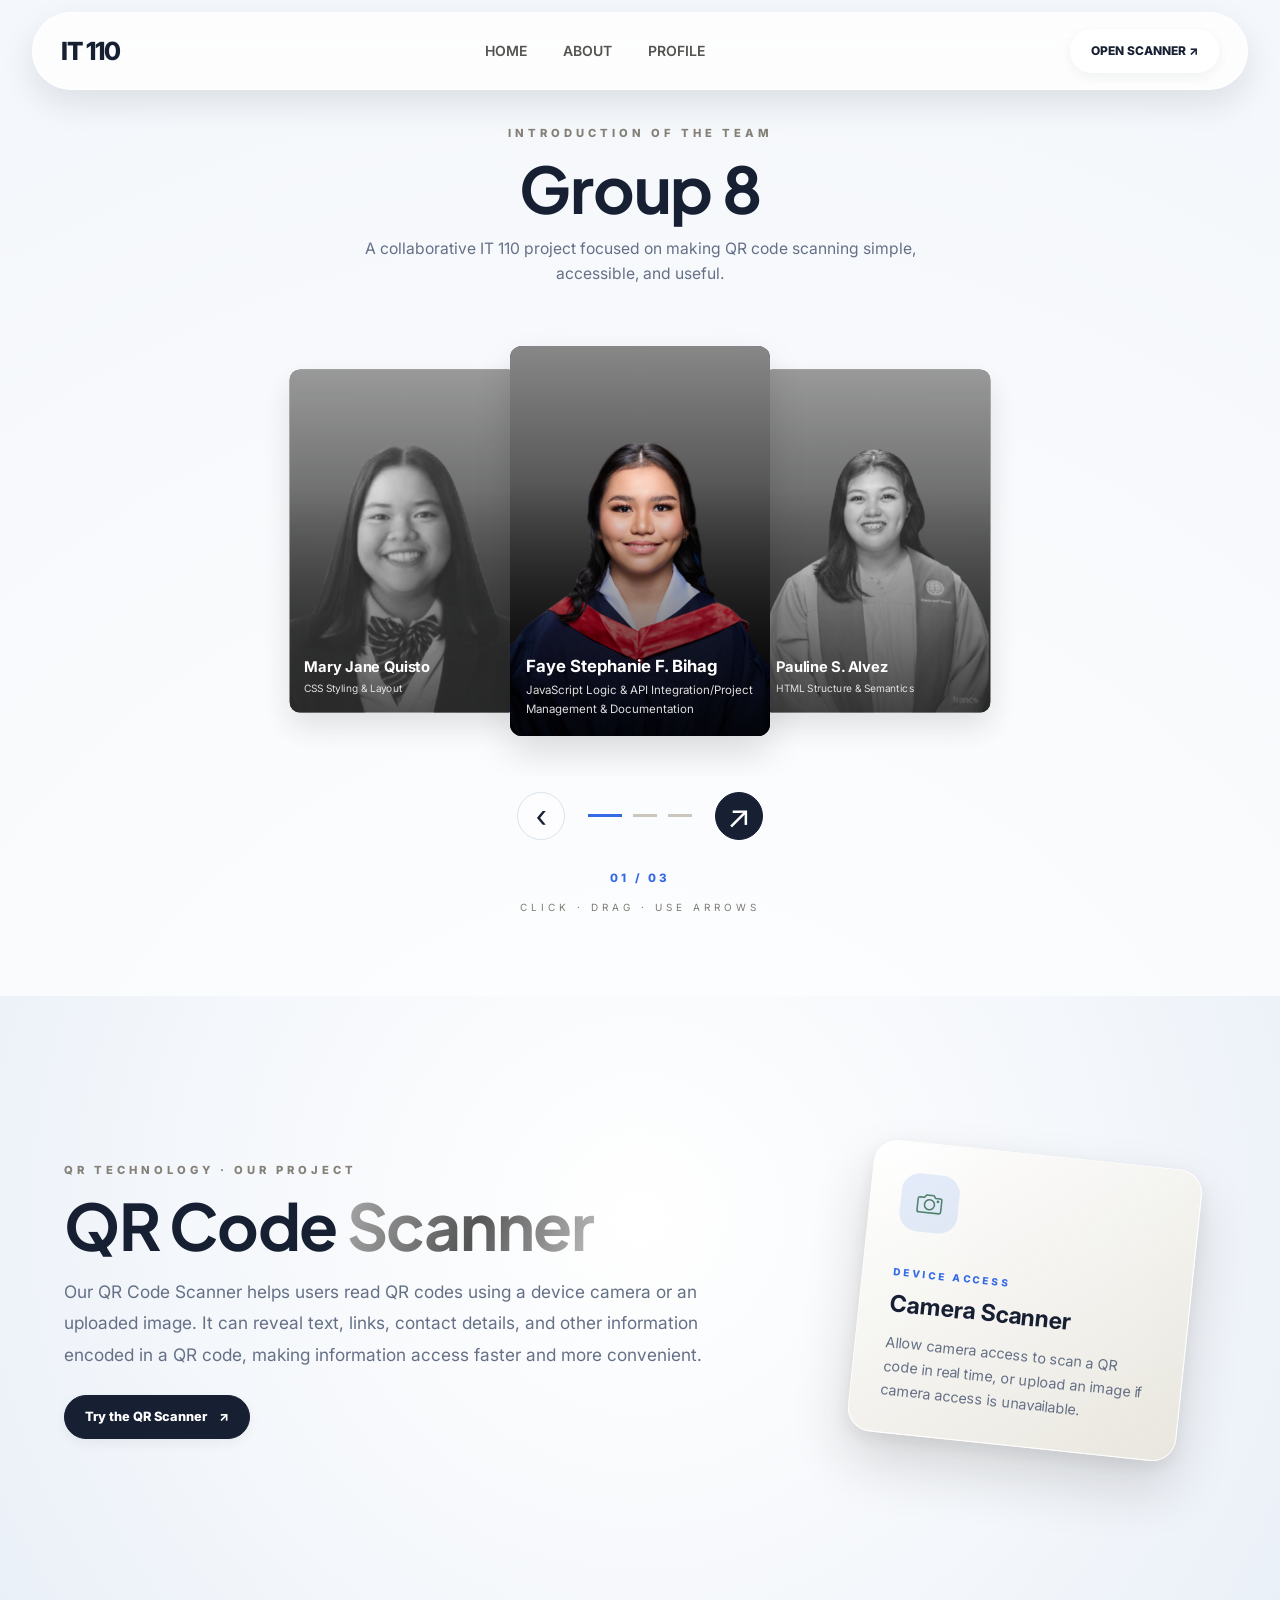
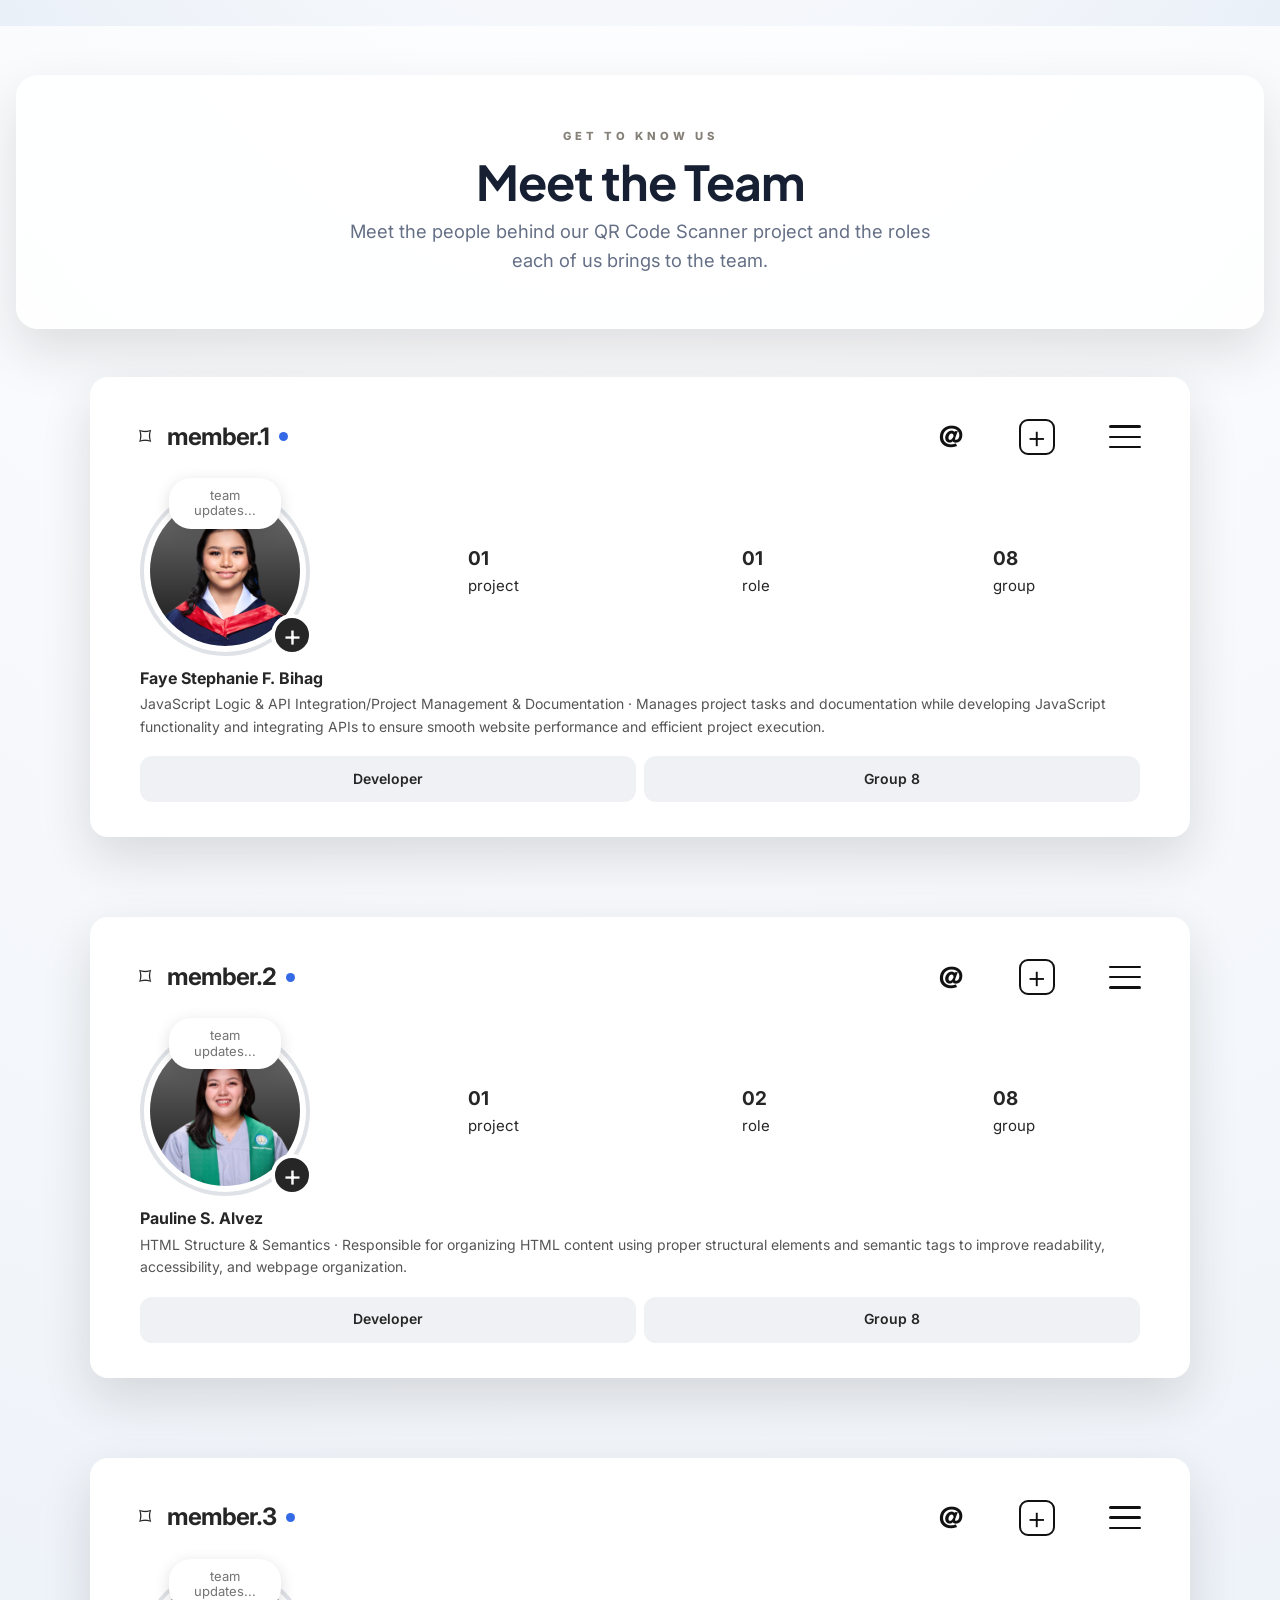
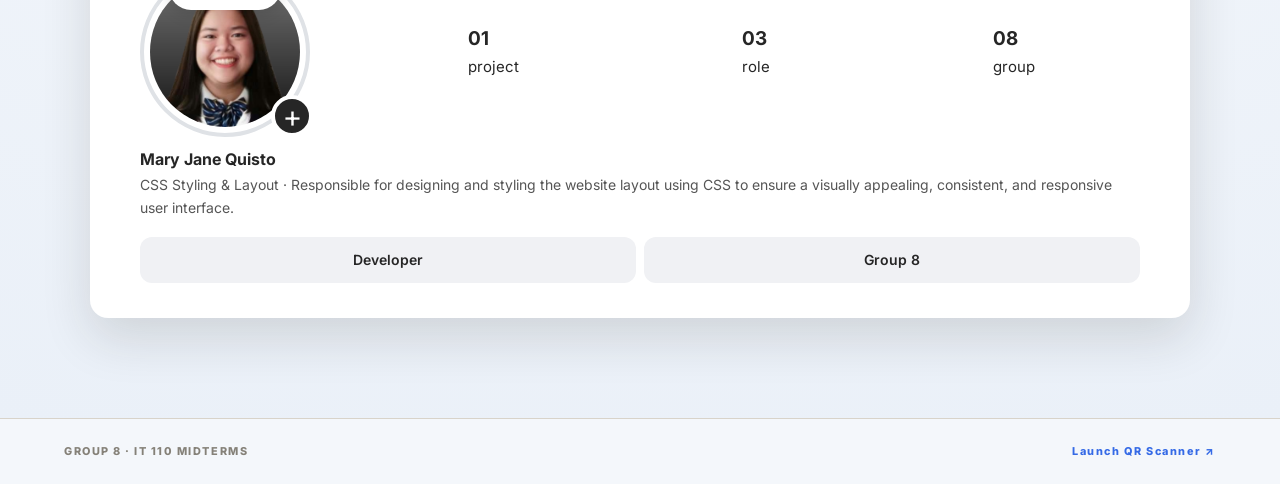
<file: index.html>
<!DOCTYPE html>
<html lang="en">
 <head>
  <meta charset="utf-8"/>
  <meta content="width=device-width, initial-scale=1.0" name="viewport"/>
  <meta content="#f2efe8" name="theme-color"/>
  <title>
   Group 8 | IT 110 Portfolio
  </title>
  <link href="style.css" rel="stylesheet"/>
 </head>
 <body>
  <header class="site-header">
   <nav aria-label="Main navigation" class="main-nav">
    <div class="nav-content">
     <a class="logo" href="#home">
      IT 110
     </a>
     <ul class="nav-links">
      <li>
       <a href="#home">
        HOME
       </a>
      </li>
      <li>
       <a href="#about">
        ABOUT
       </a>
      </li>
      <li>
       <a href="#profiles">
        PROFILE
       </a>
      </li>
     </ul>
     <a class="nav-btn" href="app.html">
      OPEN SCANNER &nearrow;
     </a>
    </div>
   </nav>
  </header>
  <main class="pictures">
   <section aria-labelledby="team-title" class="team-section" id="home">
    <p class="eyebrow">
     INTRODUCTION OF THE TEAM
    </p>
    <h1 id="team-title">
     Group 8
    </h1>
    <p class="team-intro">
     A collaborative IT 110 project focused on making QR code scanning simple, accessible, and useful.
    </p>
    <div aria-label="Team member carousel" class="carousel" id="carousel">
     <div class="card-track" id="cardTrack">
      <article class="member-card" data-index="0" tabindex="0">
       <img alt="Portrait for Faye Stephanie F. Bihag" src="assets/faye.png"/>
       <div class="card-caption">
        <h2>
         Faye Stephanie F. Bihag
        </h2>
        <p>
         JavaScript Logic &amp; API Integration/Project Management &amp; Documentation
        </p>
       </div>
      </article>
      <article class="member-card" data-index="1" tabindex="0">
       <img alt="Portrait for Pauline S. Alvez" src="assets/alvez.png"/>
       <div class="card-caption">
        <h2>
         Pauline S. Alvez
        </h2>
        <p>
         HTML Structure &amp; Semantics
        </p>
       </div>
      </article>
      <article class="member-card" data-index="2" tabindex="0">
       <img alt="Portrait for Mary Jane Quisto" src="assets/quisto.png"/>
       <div class="card-caption">
        <h2>
         Mary Jane Quisto
        </h2>
        <p>
         CSS Styling &amp; Layout
        </p>
       </div>
      </article>
     </div>
    </div>
    <div aria-label="Carousel controls" class="carousel-controls">
     <button aria-label="Previous member" id="previous" type="button">
      &lsaquo;
     </button>
     <div aria-label="Choose a team member" class="indicators" id="indicators">
      <button aria-label="Show Faye Stephanie F. Bihag" type="button">
      </button>
      <button aria-label="Show Pauline S. Alvez" type="button">
      </button>
      <button aria-label="Show Mary Jane Quisto" type="button">
      </button>
     </div>
     <button aria-label="Next member" id="next" type="button">
      &nearrow;
     </button>
    </div>
    <p aria-live="polite" class="counter" id="counter">
     01 / 03
    </p>
    <p class="instruction">
     CLICK &middot; DRAG &middot; USE ARROWS
    </p>
   </section>
   <section aria-labelledby="about-title" class="about-section" id="about">
    <div class="about-layout">
     <div class="about-content">
      <p class="eyebrow">
       QR TECHNOLOGY &middot; OUR PROJECT
      </p>
      <h2 id="about-title">
       QR Code
       <span>
        Scanner
       </span>
      </h2>
      <p class="about-description">
       Our QR Code Scanner helps users read QR codes using a device camera or an uploaded image. It can reveal text, links, contact details, and other information encoded in a QR code, making information access faster and more convenient.
      </p>
      <a class="primary-link" href="app.html">
       Try the QR Scanner
       <span>
        &nearrow;
       </span>
      </a>
     </div>
     <div class="qr-card-area">
      <div class="qr-floating-card" id="qrFloatingCard">
       <div class="qr-card-icon">
        <img alt="" aria-hidden="true" src="assets/camera.svg"/>
       </div>
       <div class="qr-card-content">
        <p class="qr-card-label">
         DEVICE ACCESS
        </p>
        <h3>
         Camera Scanner
        </h3>
        <p>
         Allow camera access to scan a QR code in real time, or upload an image if camera access is unavailable.
        </p>
       </div>
      </div>
     </div>
    </div>
   </section>
   <div class="profiles-wrap" id="profiles">
    <header class="profiles-intro">
     <p class="eyebrow">
      GET TO KNOW US
     </p>
     <h2>
      Meet the Team
     </h2>
     <p>
      Meet the people behind our QR Code Scanner project and the roles each of us brings to the team.
     </p>
    </header>
    <section aria-label="Faye Stephanie F. Bihag profile" class="profile-section" id="bihag">
     <header class="profile-topbar">
      <span aria-hidden="true" class="profile-lock">
       ⌑
      </span>
      <h2 class="profile-username">
       member.1
      </h2>
      <span aria-label="Team member" class="profile-status-dot">
      </span>
      <div aria-hidden="true" class="profile-topbar-actions">
       <span class="profile-threads">
        ＠
       </span>
       <span class="profile-create">
        +
       </span>
       <span class="profile-menu">
        <i>
        </i>
        <i>
        </i>
        <i>
        </i>
       </span>
      </div>
     </header>
     <div class="profile-header">
      <div class="profile-picture-wrapper">
       <div class="profile-picture-ring">
        <img alt="Faye Stephanie F. Bihag's photo" class="profile-picture" src="assets/faye.png"/>
       </div>
       <span class="profile-note">
        team
        <br/>
        updates...
       </span>
       <span aria-hidden="true" class="profile-add-badge">
        +
       </span>
      </div>
      <div class="profile-stats">
       <div class="profile-stat">
        <strong>
         01
        </strong>
        <span>
         project
        </span>
       </div>
       <div class="profile-stat">
        <strong>
         01
        </strong>
        <span>
         role
        </span>
       </div>
       <div class="profile-stat">
        <strong>
         08
        </strong>
        <span>
         group
        </span>
       </div>
      </div>
     </div>
     <div class="profile-bio">
      <p class="profile-display-name">
       Faye Stephanie F. Bihag
      </p>
      <p class="profile-bio-text">
       JavaScript Logic &amp; API Integration/Project Management &amp; Documentation &middot; Manages project tasks and documentation while developing JavaScript functionality and integrating APIs to ensure smooth website performance and efficient project execution.
      </p>
     </div>
     <div class="profile-actions">
      <span class="profile-action-button">
       Developer
      </span>
      <span class="profile-action-button">
       Group 8
      </span>
     </div>
    </section>
    <section aria-label="Pauline S. Alvez profile" class="profile-section" id="alvez">
     <header class="profile-topbar">
      <span aria-hidden="true" class="profile-lock">
       ⌑
      </span>
      <h2 class="profile-username">
       member.2
      </h2>
      <span aria-label="Team member" class="profile-status-dot">
      </span>
      <div aria-hidden="true" class="profile-topbar-actions">
       <span class="profile-threads">
        ＠
       </span>
       <span class="profile-create">
        +
       </span>
       <span class="profile-menu">
        <i>
        </i>
        <i>
        </i>
        <i>
        </i>
       </span>
      </div>
     </header>
     <div class="profile-header">
      <div class="profile-picture-wrapper">
       <div class="profile-picture-ring">
        <img alt="Pauline S. Alvez's photo" class="profile-picture" src="assets/alvez.png"/>
       </div>
       <span class="profile-note">
        team
        <br/>
        updates...
       </span>
       <span aria-hidden="true" class="profile-add-badge">
        +
       </span>
      </div>
      <div class="profile-stats">
       <div class="profile-stat">
        <strong>
         01
        </strong>
        <span>
         project
        </span>
       </div>
       <div class="profile-stat">
        <strong>
         02
        </strong>
        <span>
         role
        </span>
       </div>
       <div class="profile-stat">
        <strong>
         08
        </strong>
        <span>
         group
        </span>
       </div>
      </div>
     </div>
     <div class="profile-bio">
      <p class="profile-display-name">
       Pauline S. Alvez
      </p>
      <p class="profile-bio-text">
       HTML Structure &amp; Semantics &middot; Responsible for organizing HTML content using proper structural elements and semantic tags to improve readability, accessibility, and webpage organization.
      </p>
     </div>
     <div class="profile-actions">
      <span class="profile-action-button">
       Developer
      </span>
      <span class="profile-action-button">
       Group 8
      </span>
     </div>
    </section>
    <section aria-label="Mary Jane Quisto profile" class="profile-section" id="quisto">
     <header class="profile-topbar">
      <span aria-hidden="true" class="profile-lock">
       ⌑
      </span>
      <h2 class="profile-username">
       member.3
      </h2>
      <span aria-label="Team member" class="profile-status-dot">
      </span>
      <div aria-hidden="true" class="profile-topbar-actions">
       <span class="profile-threads">
        ＠
       </span>
       <span class="profile-create">
        +
       </span>
       <span class="profile-menu">
        <i>
        </i>
        <i>
        </i>
        <i>
        </i>
       </span>
      </div>
     </header>
     <div class="profile-header">
      <div class="profile-picture-wrapper">
       <div class="profile-picture-ring">
        <img alt="Mary Jane Quisto's photo" class="profile-picture" src="assets/quisto.png"/>
       </div>
       <span class="profile-note">
        team
        <br/>
        updates...
       </span>
       <span aria-hidden="true" class="profile-add-badge">
        +
       </span>
      </div>
      <div class="profile-stats">
       <div class="profile-stat">
        <strong>
         01
        </strong>
        <span>
         project
        </span>
       </div>
       <div class="profile-stat">
        <strong>
         03
        </strong>
        <span>
         role
        </span>
       </div>
       <div class="profile-stat">
        <strong>
         08
        </strong>
        <span>
         group
        </span>
       </div>
      </div>
     </div>
     <div class="profile-bio">
      <p class="profile-display-name">
       Mary Jane Quisto
      </p>
      <p class="profile-bio-text">
       CSS Styling &amp; Layout &middot; Responsible for designing and styling the website layout using CSS to ensure a visually appealing, consistent, and responsive user interface.
      </p>
     </div>
     <div class="profile-actions">
      <span class="profile-action-button">
       Developer
      </span>
      <span class="profile-action-button">
       Group 8
      </span>
     </div>
    </section>
   </div>
  </main>
  <footer class="site-footer">
   <span>
    GROUP 8 &middot; IT 110 MIDTERMS
   </span>
   <a href="app.html">
    Launch QR Scanner &nearrow;
   </a>
  </footer>
  <script defer="" src="script.js">
  </script>
 </body>
</html>
</file>
<file: style.css>
@import url('https://fonts.googleapis.com/css2?family=Inter:wght@400;500;600;700;800&family=Plus+Jakarta+Sans:wght@400;500;600;700;800&display=swap');

:root {
  --paper:#f4f7fb;
  --ink:#172033;
  --muted:#657086;
  --blue:#356ae6;
  --line:#dce3ed;
  --glass:rgba(255,255,255,.78);
  --glass-scrolled:rgba(255,255,255,.94);
}

* {
  box-sizing:border-box;
  margin:0;
  padding:0;
}
html {
  scroll-behavior:smooth;
  scroll-padding-top:110px;
}
body {
  padding-top:105px;
  background:var(--paper);
  color:var(--ink);
  font-family:"Inter", "Segoe UI", Arial, sans-serif;
  line-height:1.6;
}
a {
  color:inherit;
  text-decoration:none;
}
button {
  font:inherit;
}
img {
  display:block;
  max-width:100%;
}
.site-header {
  position:relative;
  z-index:1000;
}
.main-nav {
  position:fixed;
  z-index:1000;
  top:12px;
  left:2.5%;
  width:95%;
  border:1px solid rgba(255,255,255,.78);
  border-radius:50px;
  background:var(--glass);
  box-shadow:0 14px 34px rgba(23,32,51,.10);
  backdrop-filter:blur(18px);
  -webkit-backdrop-filter:blur(18px);
  transition:background .3s,box-shadow .3s,top .3s;
}
.main-nav.scrolled {
  top:8px;
  background:var(--glass-scrolled);
  box-shadow:0 10px 28px rgba(38,34,26,.1);
}
.nav-content {
  display:flex;
  align-items:center;
  justify-content:space-between;
  gap:24px;
  width:100%;
  min-height:76px;
  padding:12px 28px;
}
.logo {
  font-size:25px;
  font-weight:800;
  letter-spacing:-1px;
  white-space:nowrap;
}
.nav-links {
  display:flex;
  align-items:center;
  justify-content:center;
  gap:clamp(14px,2.5vw,35px);
  list-style:none;
}
.nav-links a {
  display:inline-block;
  padding:8px 2px;
  color:#55534f;
  font-size:14px;
  font-weight:600;
}
.nav-links a:hover,.nav-links a:focus-visible {
  color:#000;
}
.nav-btn,.primary-link {
  display:inline-flex;
  align-items:center;
  justify-content:center;
  gap:12px;
  min-height:42px;
  padding:11px 20px;
  border:1px solid rgba(255,255,255,.8);
  border-radius:30px;
  background:rgba(255,255,255,.7);
  box-shadow:0 4px 12px rgba(38,34,26,.06);
  font-size:12px;
  font-weight:800;
  white-space:nowrap;
  transition:transform .25s,background .25s;
}
.nav-btn:hover,.primary-link:hover {
  background:white;
  transform:translateY(-2px);
}
.pictures {
  min-height:100vh;
  overflow:hidden;
  background:radial-gradient(circle at 50% 35%,#ffffff 0%,var(--paper) 60%,#eaf0f8 100%);
}
.team-section {
  max-width:1200px;
  margin:0 auto;
  padding:20px 5% 80px;
  text-align:center;
}
.eyebrow {
  color:#858178;
  font-size:.7rem;
  font-weight:800;
  letter-spacing:.25rem;
}
.team-section h1 {
  font-family:"Plus Jakarta Sans","Inter",sans-serif;
  margin:.6rem 0 .8rem;
  font-size:clamp(2.2rem,5vw,4rem);
  letter-spacing:-.08rem;
  line-height:1.1;
}
.team-intro {
  max-width:600px;
  margin:0 auto;
  color:var(--muted);
  font-size:.98rem;
}
.carousel {
  position:relative;
  width:100%;
  max-width:1100px;
  height:470px;
  margin:20px auto 0;
  overflow:hidden;
  touch-action:pan-y;
  user-select:none;
}
.card-track {
  position:absolute;
  inset:0;
}
.member-card {
  position:absolute;
  top:50%;
  left:50%;
  width:260px;
  height:390px;
  overflow:hidden;
  border-radius:12px;
  background:#343434;
  box-shadow:0 16px 35px #0002;
  cursor:pointer;
  transform:translate(-50%,-50%);
  transition:left .45s,transform .45s,opacity .45s,filter .45s;
}
.member-card img {
  width:100%;
  height:100%;
  object-fit:cover;
  pointer-events:none;
  -webkit-user-drag:none;
}
.member-card:after {
  position:absolute;
  inset:35% 0 0;
  background:linear-gradient(transparent,#000c);
  content:"";
  pointer-events:none;
}
.card-caption {
  position:absolute;
  z-index:2;
  bottom:0;
  left:0;
  width:100%;
  padding:1rem 1rem 1.1rem;
  color:#fff;
  text-align:left;
}
.card-caption h2 {
  margin-bottom:.2rem;
  font-size:1.05rem;
  line-height:1.4;
}
.card-caption p {
  color:#dedede;
  font-size:.72rem;
}
.member-card.active {
  z-index:5;
  opacity:1;
  filter:none;
  transform:translate(-50%,-50%) scale(1);
}
.member-card.side-left,.member-card.side-right {
  z-index:3;
  opacity:.84;
  filter:grayscale(1);
  transform:translate(-50%,-50%) scale(.88);
}
.member-card.side-left {
  left:28%;
}
.member-card.side-right {
  left:72%;
}
.member-card.hidden-card {
  z-index:1;
  opacity:0;
  pointer-events:none;
  filter:grayscale(1);
  transform:translate(-50%,-50%) scale(.75);
}
.carousel-controls {
  display:flex;
  align-items:center;
  justify-content:center;
  gap:1.4rem;
  margin:1rem auto .8rem;
}
.carousel-controls>button {
  width:48px;
  height:48px;
  border:1px solid var(--line);
  border-radius:50%;
  background:#ffffff59;
  color:var(--ink);
  font-size:2rem;
  line-height:1;
  cursor:pointer;
  transition:background .25s,transform .25s;
}
.carousel-controls>button:hover {
  background:#dedbd3d9;
  transform:translateY(-1px);
}
#next {
  border-color:var(--ink);
  background:var(--ink);
  color:#fff;
}
#next:hover {
  border-color:var(--blue);
  background:var(--blue);
}
.indicators {
  display:flex;
  align-items:center;
  gap:.7rem;
}
.indicators button {
  width:24px;
  height:3px;
  border:0;
  background:#cbc7be;
  cursor:pointer;
  transition:background .3s,width .3s;
}
.indicators button.active {
  width:34px;
  background:var(--blue);
}
.counter {
  margin-top:1.8rem;
  color:var(--blue);
  font-size:.72rem;
  font-weight:800;
  letter-spacing:.18rem;
}
.instruction {
  margin-top:.8rem;
  color:#7c7a74;
  font-size:.62rem;
  letter-spacing:.25rem;
}
.about-section {
  min-height:70vh;
  padding:80px 5%;
  background:radial-gradient(circle at 50% 35%,#ffffff 0%,var(--paper) 60%,#eaf0f8 100%);
  scroll-margin-top:105px;
}
.about-layout {
  display:grid;
  grid-template-columns:minmax(0,1.4fr) minmax(260px,.8fr);
  align-items:center;
  gap:clamp(40px,8vw,110px);
  width:min(100%,1200px);
  min-height:50vh;
  margin:0 auto;
}
.about-content {
  width:100%;
  text-align:left;
}
.about-content h2 {
  font-family:"Plus Jakarta Sans","Inter",sans-serif;
  margin:.6rem 0 1rem;
  font-size:clamp(2.2rem,5vw,4rem);
  letter-spacing:-.08rem;
  line-height:1.1;
}
.about-content h2 span {
  background:linear-gradient(110deg,#a8a8a8,#555 52%,#bdbdbd);
  background-clip:text;
  -webkit-background-clip:text;
  color:transparent;
}
.about-description {
  max-width:680px;
  margin:0 0 25px;
  color:var(--muted);
  font-size:clamp(.95rem,1.5vw,1.08rem);
  line-height:1.8;
}
.primary-link {
  background:var(--ink);
  color:white;
  border-color:var(--ink);
  font-size:.8rem;
}
.primary-link:hover {
  background:var(--blue);
  color:white;
}
.qr-card-area {
  display:grid;
  justify-items:center;
  perspective:900px;
}
.qr-floating-card {
  width:min(100%,330px);
  min-height:250px;
  padding:30px;
  border:1px solid #ffffffd9;
  border-radius:24px;
  background:linear-gradient(145deg,#ffffffe0,#e6e2d6c7);
  box-shadow:0 28px 55px #26221a29,0 6px 15px #26221a12;
  transform:rotate(6deg);
  cursor:grab;
  touch-action:pan-y;
  transition:transform .35s,box-shadow .25s;
}
.qr-floating-card:hover {
  box-shadow:0 34px 65px #26221a33;
}
.qr-card-icon {
  display:grid;
  place-items:center;
  width:58px;
  height:58px;
  margin-bottom:34px;
  border-radius:18px;
  background:#356ae61f;
}
.qr-card-icon img {
  width:30px;
  height:30px;
  object-fit:contain;
}
.qr-card-content h3 {
  margin:0 0 8px;
  font-size:1.45rem;
}
.qr-card-content p {
  color:var(--muted);
  font-size:.9rem;
  line-height:1.65;
}
.qr-card-content .qr-card-label {
  margin-bottom:6px;
  color:var(--blue);
  font-size:.62rem;
  font-weight:800;
  letter-spacing:.18rem;
}
.profiles-wrap {
  padding:1px 0 20px;
}
.profiles-intro {
  width:calc(100% - 32px);
  margin:48px auto 40px;
  padding:clamp(28px,5vw,52px) clamp(20px,6vw,64px);
  border:1px solid #ffffffe6;
  border-radius:22px;
  background:#ffffffd1;
  box-shadow:0 22px 52px #26221a21;
  text-align:center;
}
.profiles-intro h2 {
  font-family:"Plus Jakarta Sans","Inter",sans-serif;
  margin:8px 0;
  color:var(--ink);
  font-size:clamp(2.1rem,4.5vw,3rem);
  letter-spacing:-.06rem;
  line-height:1.15;
}
.profiles-intro>p:last-child {
  max-width:600px;
  margin:0 auto;
  color:var(--muted);
  font-size:clamp(1rem,1.6vw,1.15rem);
}
.profile-section {
  width:calc(100% - 32px);
  max-width:1100px;
  margin:48px auto 80px;
  padding:28px clamp(18px,5vw,48px) 34px;
  color:#262626;
  background:#fff;
  border:1px solid #ffffffe6;
  border-radius:18px;
  box-shadow:0 20px 50px #26221a24;
}
.profile-topbar {
  display:flex;
  align-items:center;
  gap:10px;
  min-height:62px;
  margin:0 auto 18px;
}
.profile-lock {
  width:18px;
  flex:0 0 auto;
  font-size:24px;
}
.profile-topbar .profile-username {
  font-size:24px;
  font-weight:700;
  letter-spacing:-.04em;
}
.profile-status-dot {
  width:9px;
  height:9px;
  border-radius:50%;
  background:var(--blue);
}
.profile-topbar-actions {
  display:flex;
  align-items:center;
  gap:clamp(18px,7vw,54px);
  margin-left:auto;
  color:#111;
}
.profile-threads {
  font-size:29px;
  font-weight:700;
  line-height:1;
}
.profile-create {
  display:grid;
  place-items:center;
  width:36px;
  height:36px;
  border:2.5px solid;
  border-radius:9px;
  font-size:32px;
  font-weight:300;
  line-height:1;
}
.profile-menu {
  display:flex;
  flex-direction:column;
  justify-content:space-between;
  width:32px;
  height:23px;
}
.profile-menu i {
  display:block;
  height:2.5px;
  border-radius:2px;
  background:currentColor;
}
.profile-header {
  display:grid;
  grid-template-columns:170px minmax(0,1fr);
  align-items:center;
  gap:clamp(24px,5vw,52px);
  max-width:1000px;
  margin:0 auto;
}
.profile-picture-wrapper {
  position:relative;
  width:170px;
  aspect-ratio:1;
}
.profile-picture-ring {
  width:100%;
  height:100%;
  padding:6px;
  border:4px solid #dfe2e6;
  border-radius:50%;
  background:#fff;
}
.profile-picture {
  width:100%;
  height:100%;
  object-fit:cover;
  border-radius:50%;
}
.profile-note {
  position:absolute;
  top:-8px;
  left:50%;
  z-index:2;
  min-width:112px;
  padding:10px 14px;
  border-radius:22px;
  background:#fff;
  box-shadow:0 4px 16px #0002;
  color:#737373;
  font-size:13px;
  line-height:1.2;
  text-align:center;
  transform:translateX(-50%);
}
.profile-add-badge {
  position:absolute;
  right:-3px;
  bottom:0;
  display:grid;
  place-items:center;
  width:42px;
  height:42px;
  border:4px solid #fff;
  border-radius:50%;
  background:#262626;
  color:#fff;
  font-size:30px;
  line-height:1;
}
.profile-stats {
  display:flex;
  align-items:center;
  justify-content:space-around;
  gap:12px;
}
.profile-stat {
  display:flex;
  flex-direction:column;
  align-items:flex-start;
}
.profile-stat strong {
  font-size:19px;
}
.profile-stat span {
  font-size:15px;
}
.profile-bio {
  max-width:1000px;
  margin:10px auto 0;
}
.profile-display-name {
  font-size:16px;
  font-weight:700;
}
.profile-bio-text {
  margin-top:2px;
  font-size:14px;
  color:#555;
}
.profile-actions {
  display:flex;
  gap:8px;
  width:100%;
  max-width:1000px;
  margin:18px auto 0;
}
.profile-action-button {
  display:flex;
  flex:1;
  min-width:0;
  min-height:46px;
  align-items:center;
  justify-content:center;
  padding:8px 12px;
  border-radius:12px;
  background:#f0f1f4;
  color:#262626;
  font-size:14px;
  font-weight:600;
  text-align:center;
}
.site-footer {
  display:flex;
  justify-content:space-between;
  gap:20px;
  padding:24px 5%;
  border-top:1px solid #d8d3ca;
  color:#858178;
  font-size:.68rem;
  font-weight:800;
  letter-spacing:.14em;
}
.site-footer a {
  color:var(--blue);
}
button:focus-visible,a:focus-visible,.member-card:focus-visible {
  outline:2px solid var(--blue);
  outline-offset:4px;
}

@media(max-width:760px) {
  .nav-content {
    min-height:65px;
    gap:12px;
    padding:10px 16px;
  }
  .logo {
    font-size:19px;
  }
  .nav-links {
    gap:12px;
  }
  .nav-links a {
    font-size:10px;
  }
  .nav-btn {
    min-height:34px;
    padding:8px 11px;
    font-size:10px;
  }
  .carousel {
    height:420px;
  }
  .member-card {
    width:235px;
    height:350px;
  }
  .member-card.side-left {
    left:24%;
    transform:translate(-50%,-50%) scale(.82);
  }
  .member-card.side-right {
    left:76%;
    transform:translate(-50%,-50%) scale(.82);
  }
  .about-layout {
    grid-template-columns:minmax(0,1.1fr) minmax(220px,.9fr);
    gap:32px;
  }
  .qr-floating-card {
    padding:24px;
  }
  .profile-header {
    grid-template-columns:140px minmax(0,1fr);
    gap:20px;
  }
  .profile-picture-wrapper {
    width:140px;
  }
}

@media(max-width:480px) {
  body {
    padding-top:120px;
  }
  .main-nav {
    top:8px;
    left:2%;
    width:96%;
    border-radius:26px;
  }
  .nav-content {
    flex-wrap:wrap;
    justify-content:space-between;
    gap:8px;
    padding:10px 12px;
  }
  .logo {
    font-size:17px;
  }
  .nav-links {
    order:3;
    justify-content:center;
    flex-wrap:wrap;
    width:100%;
    gap:6px 14px;
  }
  .nav-links a {
    font-size:10px;
  }
  .nav-btn {
    margin-left:auto;
    padding:7px 9px;
    font-size:9px;
  }
  .team-section {
    padding-bottom:55px;
  }
  .carousel {
    height:385px;
  }
  .member-card {
    width:210px;
    height:325px;
  }
  .carousel-controls {
    gap:.85rem;
  }
  .indicators {
    gap:.45rem;
  }
  .indicators button {
    width:13px;
  }
  .indicators button.active {
    width:20px;
  }
  .carousel-controls>button {
    width:40px;
    height:40px;
  }
  .about-section {
    min-height:auto;
    padding:56px 6%;
  }
  .about-layout {
    grid-template-columns:1fr;
    gap:42px;
    min-height:0;
  }
  .qr-card-area {
    justify-self:center;
    width:min(100%,330px);
  }
  .qr-floating-card {
    min-height:220px;
  }
  .profiles-intro {
    margin:30px auto;
  }
  .profile-section {
    width:calc(100% - 24px);
    margin:28px auto 48px;
    padding:24px 6% 30px;
    border-radius:14px;
  }
  .profile-topbar {
    min-height:48px;
    gap:7px;
    margin-bottom:16px;
  }
  .profile-topbar .profile-username {
    font-size:17px;
    overflow-wrap:anywhere;
  }
  .profile-topbar-actions {
    gap:12px;
  }
  .profile-threads {
    display:none;
  }
  .profile-create {
    width:28px;
    height:28px;
    font-size:24px;
  }
  .profile-menu {
    width:23px;
    height:18px;
  }
  .profile-header {
    grid-template-columns:88px minmax(0,1fr);
    gap:10px;
  }
  .profile-picture-wrapper {
    width:88px;
  }
  .profile-add-badge {
    width:31px;
    height:31px;
    font-size:23px;
  }
  .profile-note {
    min-width:84px;
    padding:8px;
    font-size:11px;
  }
  .profile-stats {
    justify-content:space-between;
    gap:4px;
  }
  .profile-stat strong {
    font-size:16px;
  }
  .profile-stat span {
    font-size:11px;
  }
  .profile-action-button {
    min-height:42px;
    padding:6px 5px;
    font-size:12px;
  }
  .site-footer {
    font-size:.55rem;
    letter-spacing:.06em;
  }
}

@media(prefers-reduced-motion:reduce) {
  html {
    scroll-behavior:auto;
  }
  *,*::before,*::after {
    transition-duration:.01ms!important;
  }
}
</file>
